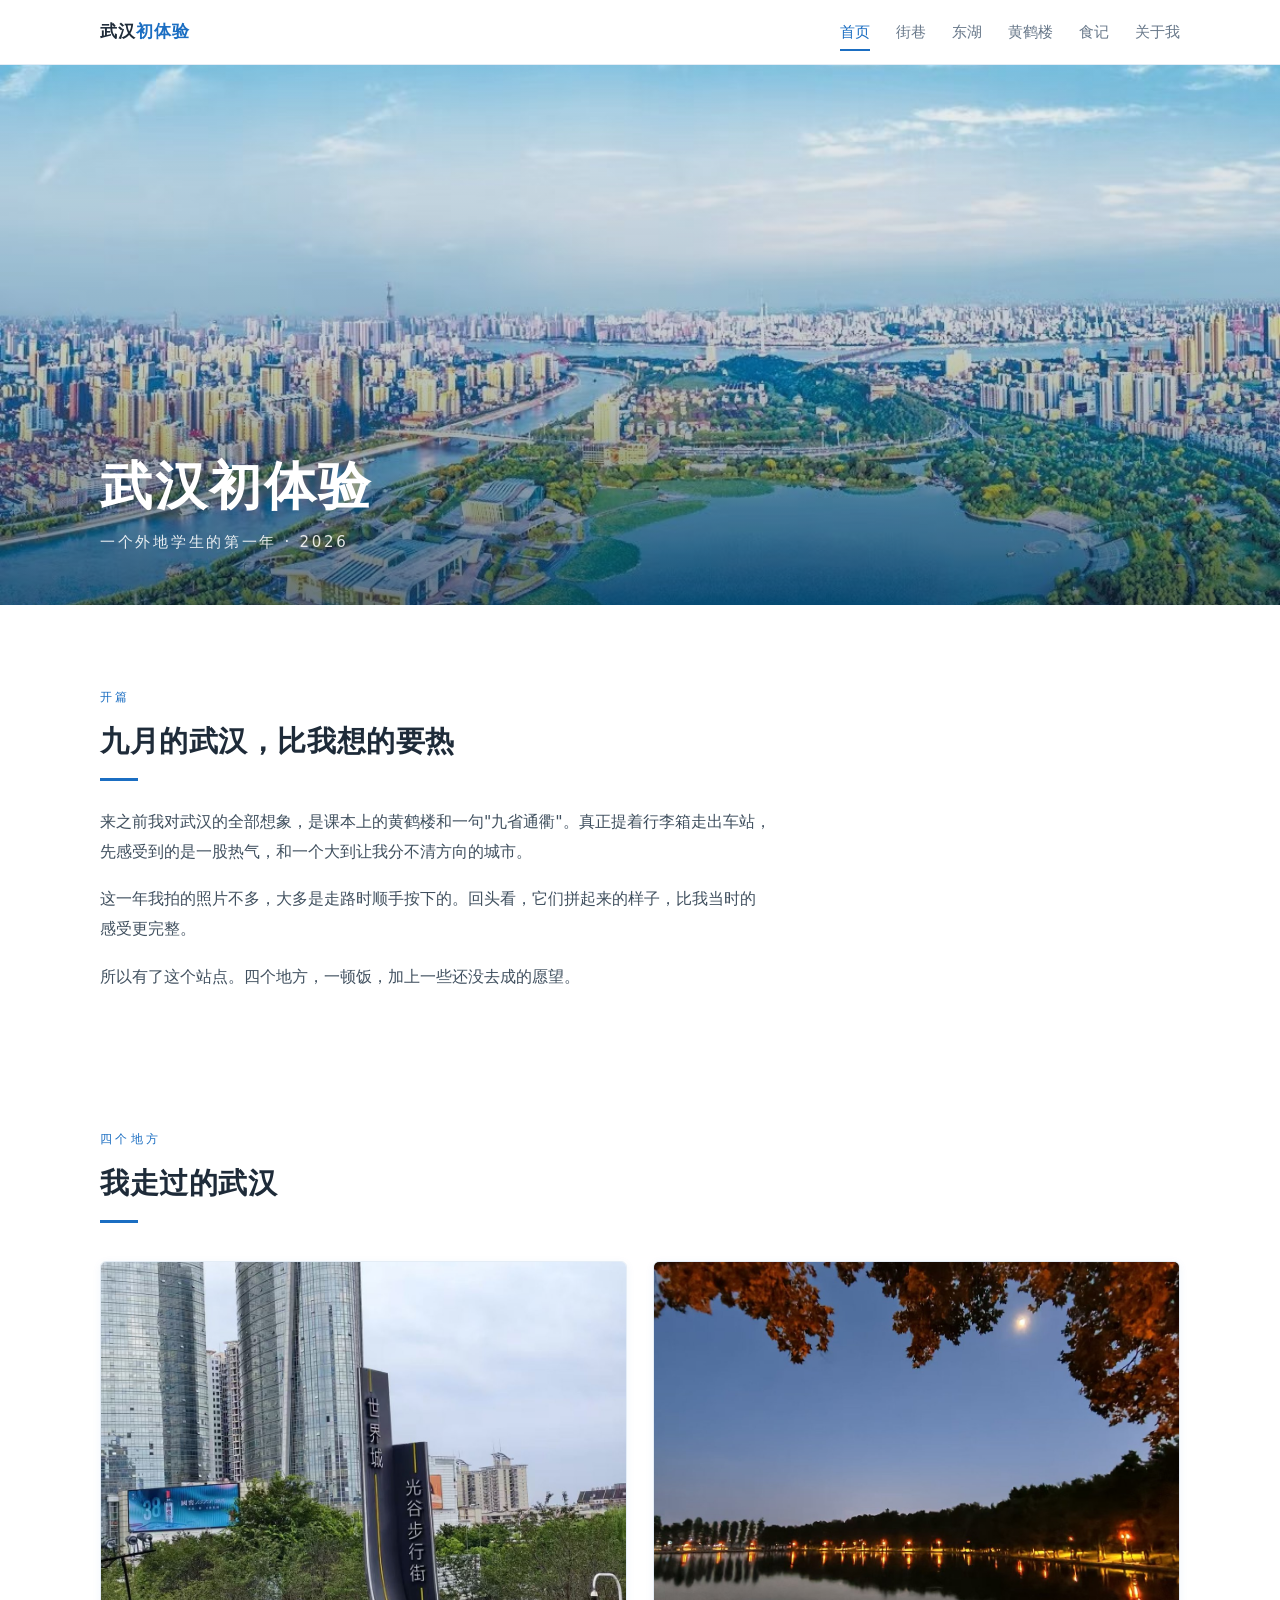
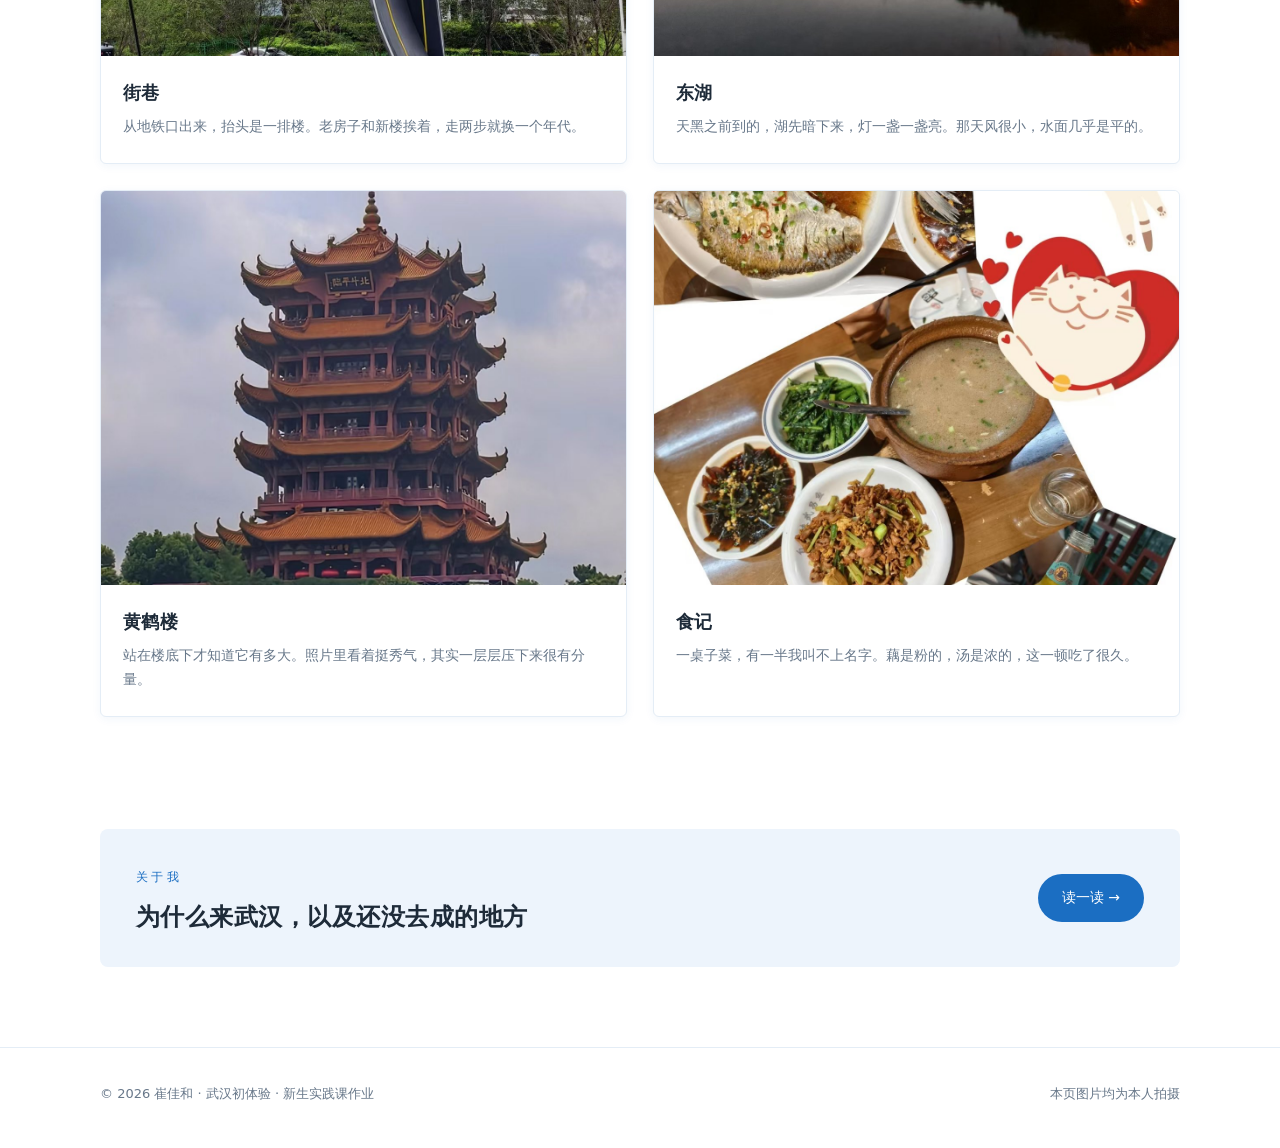
<file: index.html>
<!DOCTYPE html>
<html lang="zh-CN">
<head>
  <meta charset="UTF-8">
  <meta name="viewport" content="width=device-width, initial-scale=1.0">
  <title>武汉初体验 | 一个外地学生的第一年</title>
  <meta name="description" content="一个外地学生镜头里的武汉：街巷、东湖、黄鹤楼，还有吃不完的一桌菜。">
  <link rel="icon" href="image/favicon.svg" type="image/svg+xml">
  <link rel="stylesheet" href="css/style.css">
</head>
<body>

  <header class="nav">
    <div class="wrap">
      <a class="brand" href="index.html">武汉<span>初体验</span></a>
      <nav>
        <ul>
          <li><a class="link on" href="index.html">首页</a></li>
          <li><a class="link" href="web/street.html">街巷</a></li>
          <li><a class="link" href="web/donghu.html">东湖</a></li>
          <li><a class="link" href="web/huanghelou.html">黄鹤楼</a></li>
          <li><a class="link" href="web/food.html">食记</a></li>
          <li><a class="link" href="web/about.html">关于我</a></li>
        </ul>
      </nav>
    </div>
  </header>

  <section class="hero">
    <img src="image/wuhan-aerial.jpg" alt="从高处俯瞰武汉，湖泊与城市天际线">
    <div class="wrap">
      <h1>武汉初体验</h1>
      <p>一个外地学生的第一年 · 2026</p>
    </div>
  </section>

  <section class="section">
    <div class="wrap">
      <span class="eyebrow">开篇</span>
      <h2>九月的武汉，比我想的要热</h2>
      <div class="lede">
        <p>来之前我对武汉的全部想象，是课本上的黄鹤楼和一句"九省通衢"。真正提着行李箱走出车站，先感受到的是一股热气，和一个大到让我分不清方向的城市。</p>
        <p>这一年我拍的照片不多，大多是走路时顺手按下的。回头看，它们拼起来的样子，比我当时的感受更完整。</p>
        <p>所以有了这个站点。四个地方，一顿饭，加上一些还没去成的愿望。</p>
      </div>
    </div>
  </section>

  <section class="section tight">
    <div class="wrap">
      <span class="eyebrow">四个地方</span>
      <h2>我走过的武汉</h2>

      <div class="cards two">

        <a class="card" href="web/street.html">
          <img src="image/street-towers.jpg" alt="武汉街头的现代高楼与路口">
          <div class="body">
            <h3>街巷</h3>
            <p>从地铁口出来，抬头是一排楼。老房子和新楼挨着，走两步就换一个年代。</p>
          </div>
        </a>

        <a class="card" href="web/donghu.html">
          <img src="image/donghu-dusk.jpg" alt="黄昏时分东湖的湖面与灯光倒影">
          <div class="body">
            <h3>东湖</h3>
            <p>天黑之前到的，湖先暗下来，灯一盏一盏亮。那天风很小，水面几乎是平的。</p>
          </div>
        </a>

        <a class="card" href="web/huanghelou.html">
          <img src="image/yellow-crane.jpg" alt="黄鹤楼正面全景">
          <div class="body">
            <h3>黄鹤楼</h3>
            <p>站在楼底下才知道它有多大。照片里看着挺秀气，其实一层层压下来很有分量。</p>
          </div>
        </a>

        <a class="card" href="web/food.html">
          <img src="image/food-collage.jpg" alt="武汉的一桌家常菜">
          <div class="body">
            <h3>食记</h3>
            <p>一桌子菜，有一半我叫不上名字。藕是粉的，汤是浓的，这一顿吃了很久。</p>
          </div>
        </a>

      </div>
    </div>
  </section>

  <section class="section tight">
    <div class="wrap">
      <div class="cta">
        <div>
          <span class="eyebrow">关于我</span>
          <h2>为什么来武汉，以及还没去成的地方</h2>
        </div>
        <a class="btn" href="web/about.html">读一读 →</a>
      </div>
    </div>
  </section>

  <footer class="footer">
    <div class="wrap">
      <span>© 2026 崔佳和 · 武汉初体验 · 新生实践课作业</span>
      <span>本页图片均为本人拍摄</span>
    </div>
  </footer>

</body>
</html>
</file>
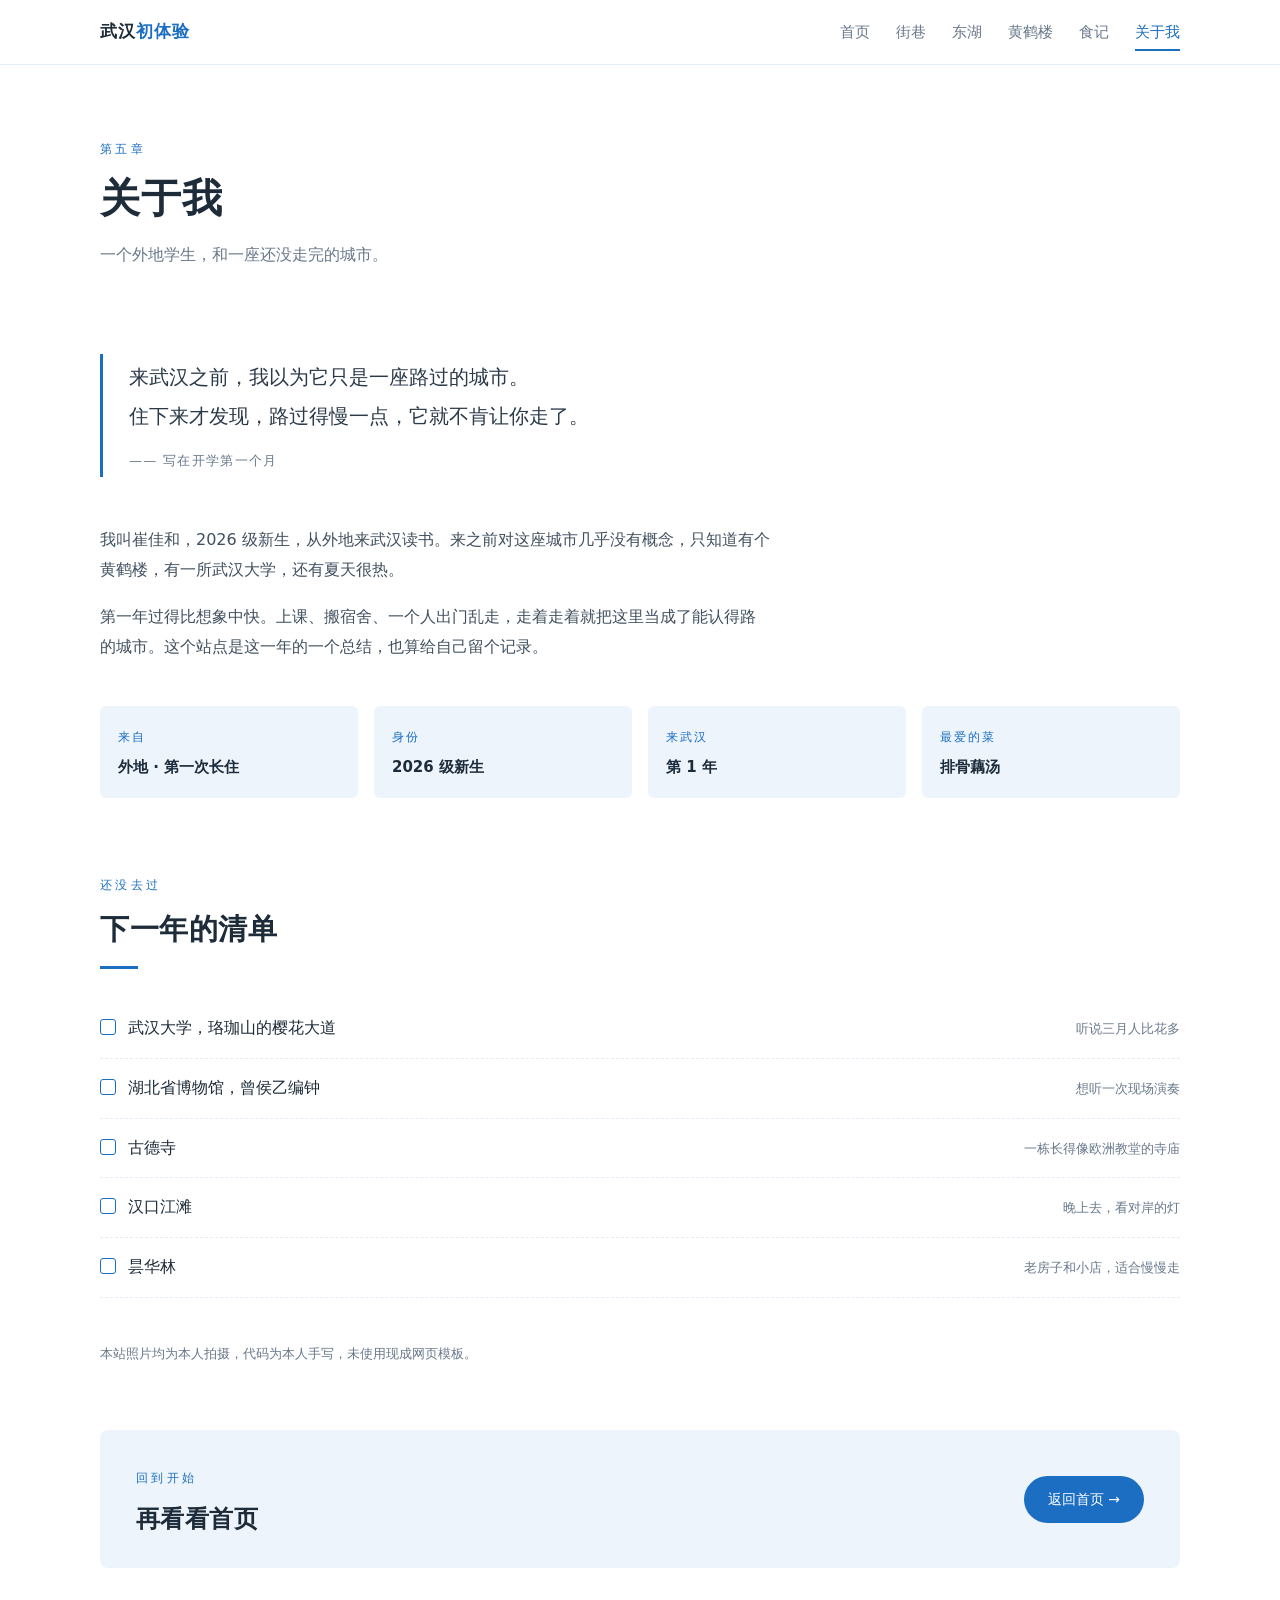
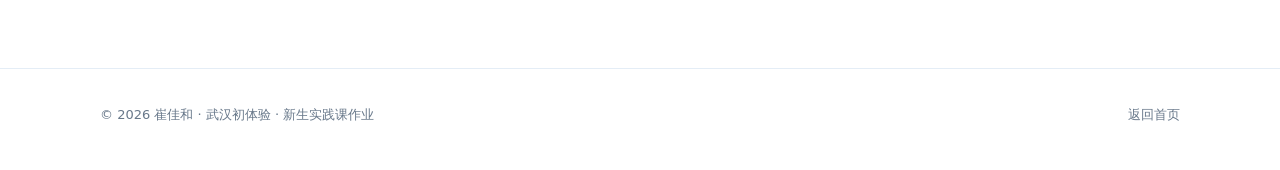
<file: web/about.html>
<!DOCTYPE html>
<html lang="zh-CN">
<head>
  <meta charset="UTF-8">
  <meta name="viewport" content="width=device-width, initial-scale=1.0">
  <title>关于我 | 武汉初体验</title>
  <meta name="description" content="一个外地学生，和一座还没走完的城市。">
  <link rel="icon" href="../image/favicon.svg" type="image/svg+xml">
  <link rel="stylesheet" href="../css/style.css">
</head>
<body>

  <header class="nav">
    <div class="wrap">
      <a class="brand" href="../index.html">武汉<span>初体验</span></a>
      <nav>
        <ul>
          <li><a class="link" href="../index.html">首页</a></li>
          <li><a class="link" href="street.html">街巷</a></li>
          <li><a class="link" href="donghu.html">东湖</a></li>
          <li><a class="link" href="huanghelou.html">黄鹤楼</a></li>
          <li><a class="link" href="food.html">食记</a></li>
          <li><a class="link on" href="about.html">关于我</a></li>
        </ul>
      </nav>
    </div>
  </header>

  <div class="page-head">
    <div class="wrap">
      <span class="eyebrow">第五章</span>
      <h1>关于我</h1>
      <p>一个外地学生，和一座还没走完的城市。</p>
    </div>
  </div>

  <section class="section">
    <div class="wrap">

      <blockquote class="quote" style="margin-top:8px;">
        来武汉之前，我以为它只是一座路过的城市。<br>
        住下来才发现，路过得慢一点，它就不肯让你走了。
        <cite>—— 写在开学第一个月</cite>
      </blockquote>

      <div class="lede" style="margin-top:48px;">
        <p>我叫崔佳和，2026 级新生，从外地来武汉读书。来之前对这座城市几乎没有概念，只知道有个黄鹤楼，有一所武汉大学，还有夏天很热。</p>
        <p>第一年过得比想象中快。上课、搬宿舍、一个人出门乱走，走着走着就把这里当成了能认得路的城市。这个站点是这一年的一个总结，也算给自己留个记录。</p>
      </div>

      <dl class="facts" style="margin-top:44px;">
        <div class="fact"><dt>来自</dt><dd>外地 · 第一次长住</dd></div>
        <div class="fact"><dt>身份</dt><dd>2026 级新生</dd></div>
        <div class="fact"><dt>来武汉</dt><dd>第 1 年</dd></div>
        <div class="fact"><dt>最爱的菜</dt><dd>排骨藕汤</dd></div>
      </dl>

      <span class="eyebrow" style="margin-top:76px;display:block;">还没去过</span>
      <h2>下一年的清单</h2>

      <ul class="wishlist">
        <li>武汉大学，珞珈山的樱花大道<span class="note">听说三月人比花多</span></li>
        <li>湖北省博物馆，曾侯乙编钟<span class="note">想听一次现场演奏</span></li>
        <li>古德寺<span class="note">一栋长得像欧洲教堂的寺庙</span></li>
        <li>汉口江滩<span class="note">晚上去，看对岸的灯</span></li>
        <li>昙华林<span class="note">老房子和小店，适合慢慢走</span></li>
      </ul>

      <p style="margin-top:44px;font-size:13px;color:#68788a;line-height:1.9;">
        本站照片均为本人拍摄，代码为本人手写，未使用现成网页模板。
      </p>

      <div class="cta" style="margin-top:64px;">
        <div>
          <span class="eyebrow">回到开始</span>
          <h2>再看看首页</h2>
        </div>
        <a class="btn" href="../index.html">返回首页 →</a>
      </div>

    </div>
  </section>

  <footer class="footer">
    <div class="wrap">
      <span>© 2026 崔佳和 · 武汉初体验 · 新生实践课作业</span>
      <a href="../index.html">返回首页</a>
    </div>
  </footer>

</body>
</html>
</file>
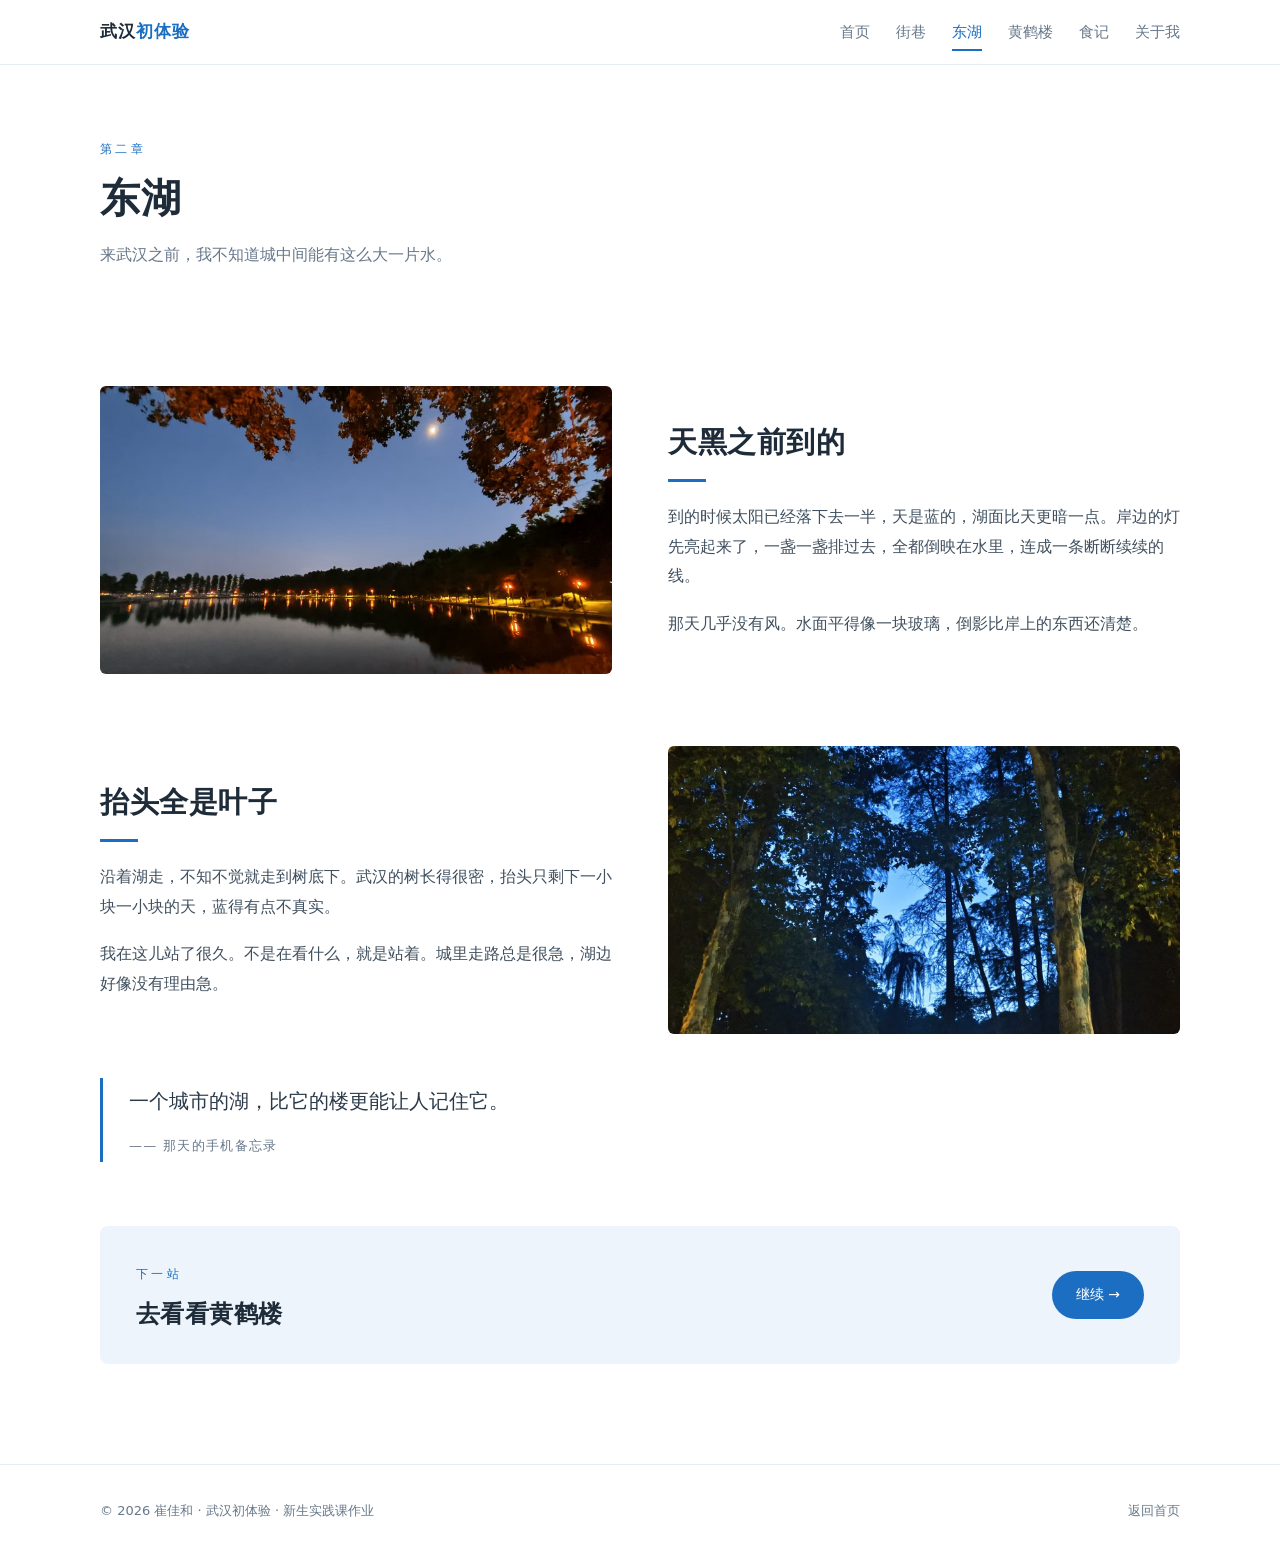
<file: web/donghu.html>
<!DOCTYPE html>
<html lang="zh-CN">
<head>
  <meta charset="UTF-8">
  <meta name="viewport" content="width=device-width, initial-scale=1.0">
  <title>东湖 | 武汉初体验</title>
  <meta name="description" content="黄昏的东湖，水面几乎是平的，灯一盏一盏亮起来。">
  <link rel="icon" href="../image/favicon.svg" type="image/svg+xml">
  <link rel="stylesheet" href="../css/style.css">
</head>
<body>

  <header class="nav">
    <div class="wrap">
      <a class="brand" href="../index.html">武汉<span>初体验</span></a>
      <nav>
        <ul>
          <li><a class="link" href="../index.html">首页</a></li>
          <li><a class="link" href="street.html">街巷</a></li>
          <li><a class="link on" href="donghu.html">东湖</a></li>
          <li><a class="link" href="huanghelou.html">黄鹤楼</a></li>
          <li><a class="link" href="food.html">食记</a></li>
          <li><a class="link" href="about.html">关于我</a></li>
        </ul>
      </nav>
    </div>
  </header>

  <div class="page-head">
    <div class="wrap">
      <span class="eyebrow">第二章</span>
      <h1>东湖</h1>
      <p>来武汉之前，我不知道城中间能有这么大一片水。</p>
    </div>
  </div>

  <section class="section">
    <div class="wrap">

      <div class="split">
        <div class="pic">
          <img src="../image/donghu-dusk.jpg" alt="黄昏时东湖湖面，岸边灯光形成倒影">
        </div>
        <div>
          <h2>天黑之前到的</h2>
          <div class="lede" style="margin-top:20px;">
            <p>到的时候太阳已经落下去一半，天是蓝的，湖面比天更暗一点。岸边的灯先亮起来了，一盏一盏排过去，全都倒映在水里，连成一条断断续续的线。</p>
            <p>那天几乎没有风。水面平得像一块玻璃，倒影比岸上的东西还清楚。</p>
          </div>
        </div>
      </div>

      <div class="split flip" style="margin-top:72px;">
        <div class="pic">
          <img src="../image/donghu-trees.jpg" alt="湖边的树冠与蓝得透亮的天空">
        </div>
        <div>
          <h2>抬头全是叶子</h2>
          <div class="lede" style="margin-top:20px;">
            <p>沿着湖走，不知不觉就走到树底下。武汉的树长得很密，抬头只剩下一小块一小块的天，蓝得有点不真实。</p>
            <p>我在这儿站了很久。不是在看什么，就是站着。城里走路总是很急，湖边好像没有理由急。</p>
          </div>
        </div>
      </div>

      <blockquote class="quote">
        一个城市的湖，比它的楼更能让人记住它。
        <cite>—— 那天的手机备忘录</cite>
      </blockquote>

      <div class="cta" style="margin-top:64px;">
        <div>
          <span class="eyebrow">下一站</span>
          <h2>去看看黄鹤楼</h2>
        </div>
        <a class="btn" href="huanghelou.html">继续 →</a>
      </div>

    </div>
  </section>

  <footer class="footer">
    <div class="wrap">
      <span>© 2026 崔佳和 · 武汉初体验 · 新生实践课作业</span>
      <a href="../index.html">返回首页</a>
    </div>
  </footer>

</body>
</html>
</file>
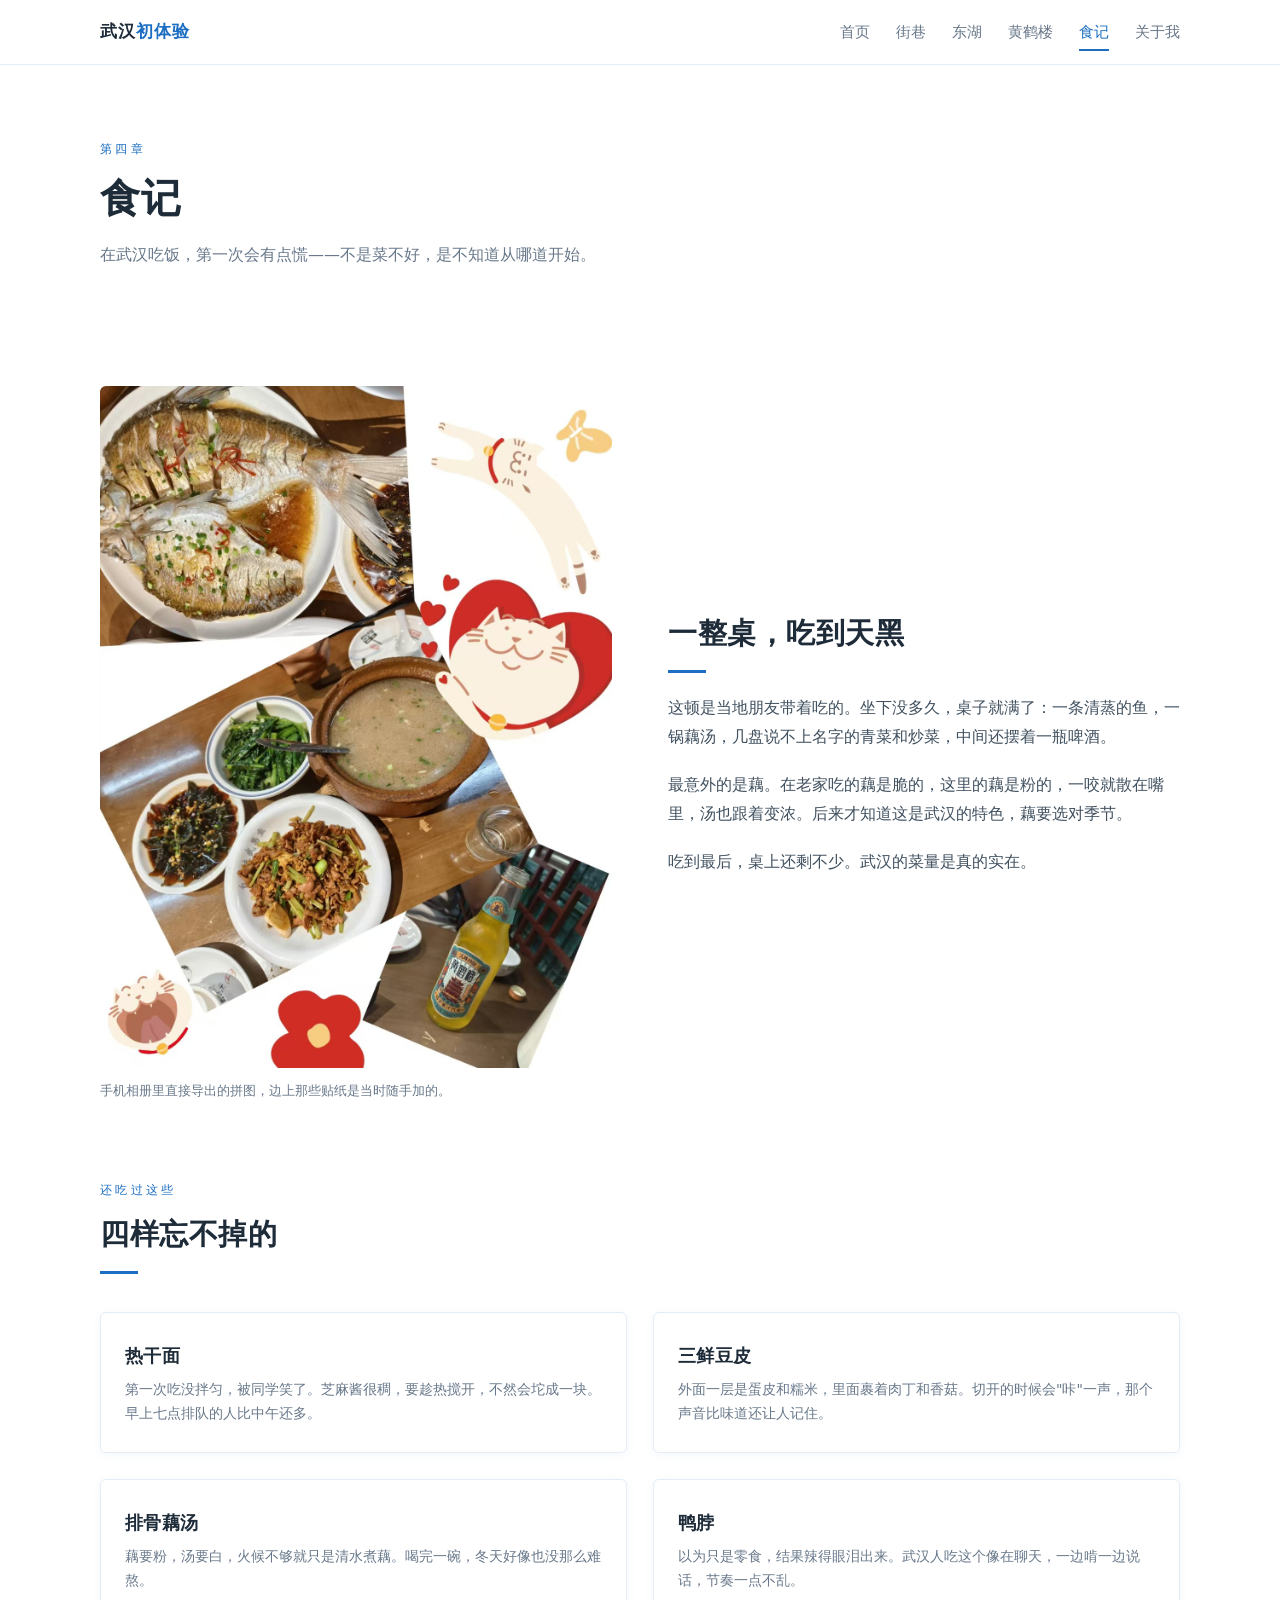
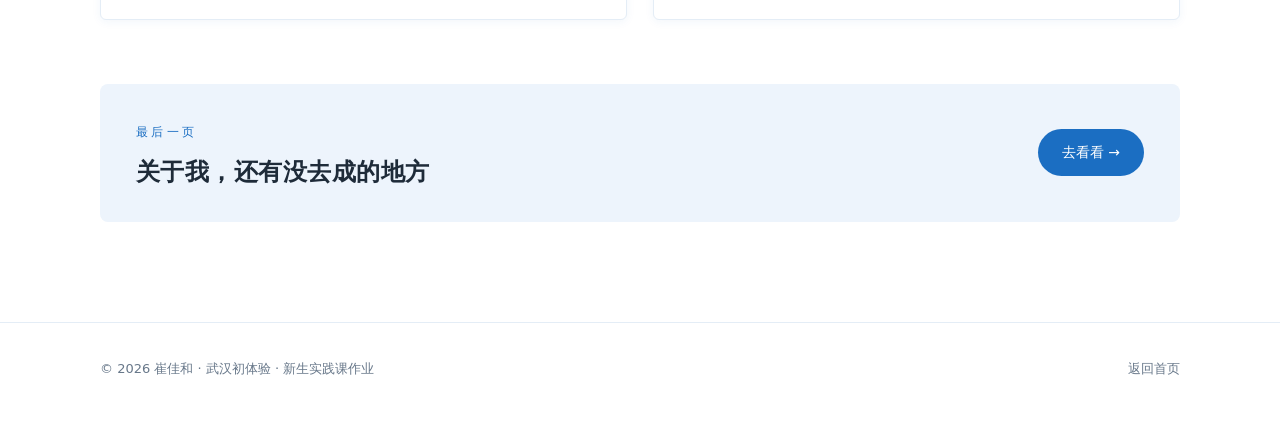
<file: web/food.html>
<!DOCTYPE html>
<html lang="zh-CN">
<head>
  <meta charset="UTF-8">
  <meta name="viewport" content="width=device-width, initial-scale=1.0">
  <title>食记 | 武汉初体验</title>
  <meta name="description" content="一桌子菜，有一半叫不上名字。">
  <link rel="icon" href="../image/favicon.svg" type="image/svg+xml">
  <link rel="stylesheet" href="../css/style.css">
</head>
<body>

  <header class="nav">
    <div class="wrap">
      <a class="brand" href="../index.html">武汉<span>初体验</span></a>
      <nav>
        <ul>
          <li><a class="link" href="../index.html">首页</a></li>
          <li><a class="link" href="street.html">街巷</a></li>
          <li><a class="link" href="donghu.html">东湖</a></li>
          <li><a class="link" href="huanghelou.html">黄鹤楼</a></li>
          <li><a class="link on" href="food.html">食记</a></li>
          <li><a class="link" href="about.html">关于我</a></li>
        </ul>
      </nav>
    </div>
  </header>

  <div class="page-head">
    <div class="wrap">
      <span class="eyebrow">第四章</span>
      <h1>食记</h1>
      <p>在武汉吃饭，第一次会有点慌——不是菜不好，是不知道从哪道开始。</p>
    </div>
  </div>

  <section class="section">
    <div class="wrap">

      <div class="split">
        <figure class="pic" style="margin:0;">
          <img src="../image/food-collage.jpg" alt="武汉的一桌菜，有鱼、藕汤和青菜">
          <figcaption style="margin-top:12px;font-size:13px;color:#68788a;line-height:1.7;">手机相册里直接导出的拼图，边上那些贴纸是当时随手加的。</figcaption>
        </figure>
        <div>
          <h2>一整桌，吃到天黑</h2>
          <div class="lede" style="margin-top:20px;">
            <p>这顿是当地朋友带着吃的。坐下没多久，桌子就满了：一条清蒸的鱼，一锅藕汤，几盘说不上名字的青菜和炒菜，中间还摆着一瓶啤酒。</p>
            <p>最意外的是藕。在老家吃的藕是脆的，这里的藕是粉的，一咬就散在嘴里，汤也跟着变浓。后来才知道这是武汉的特色，藕要选对季节。</p>
            <p>吃到最后，桌上还剩不少。武汉的菜量是真的实在。</p>
          </div>
        </div>
      </div>

      <span class="eyebrow" style="margin-top:76px;display:block;">还吃过这些</span>
      <h2>四样忘不掉的</h2>

      <div class="cards two">

        <div class="card" style="cursor:default;">
          <div class="body" style="padding:26px 24px;">
            <h3>热干面</h3>
            <p>第一次吃没拌匀，被同学笑了。芝麻酱很稠，要趁热搅开，不然会坨成一块。早上七点排队的人比中午还多。</p>
          </div>
        </div>

        <div class="card" style="cursor:default;">
          <div class="body" style="padding:26px 24px;">
            <h3>三鲜豆皮</h3>
            <p>外面一层是蛋皮和糯米，里面裹着肉丁和香菇。切开的时候会"咔"一声，那个声音比味道还让人记住。</p>
          </div>
        </div>

        <div class="card" style="cursor:default;">
          <div class="body" style="padding:26px 24px;">
            <h3>排骨藕汤</h3>
            <p>藕要粉，汤要白，火候不够就只是清水煮藕。喝完一碗，冬天好像也没那么难熬。</p>
          </div>
        </div>

        <div class="card" style="cursor:default;">
          <div class="body" style="padding:26px 24px;">
            <h3>鸭脖</h3>
            <p>以为只是零食，结果辣得眼泪出来。武汉人吃这个像在聊天，一边啃一边说话，节奏一点不乱。</p>
          </div>
        </div>

      </div>

      <div class="cta" style="margin-top:64px;">
        <div>
          <span class="eyebrow">最后一页</span>
          <h2>关于我，还有没去成的地方</h2>
        </div>
        <a class="btn" href="about.html">去看看 →</a>
      </div>

    </div>
  </section>

  <footer class="footer">
    <div class="wrap">
      <span>© 2026 崔佳和 · 武汉初体验 · 新生实践课作业</span>
      <a href="../index.html">返回首页</a>
    </div>
  </footer>

</body>
</html>
</file>
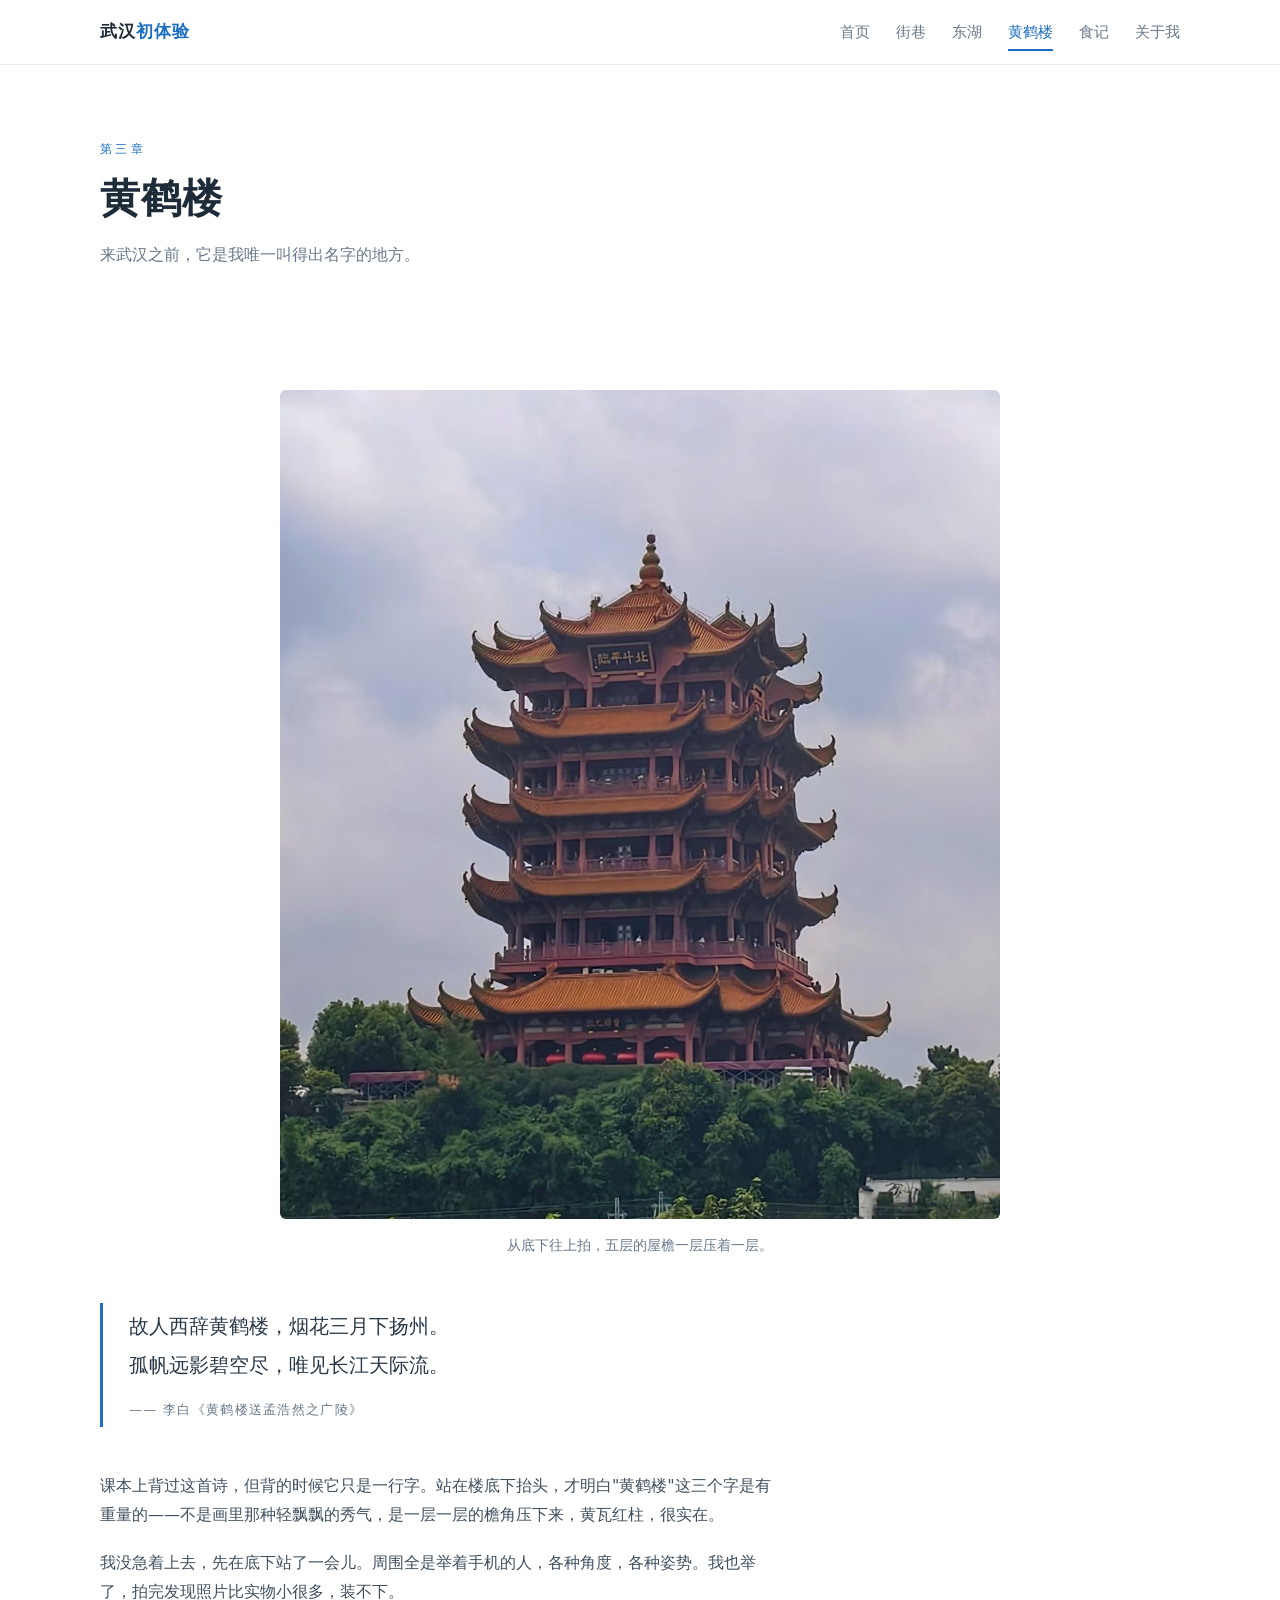
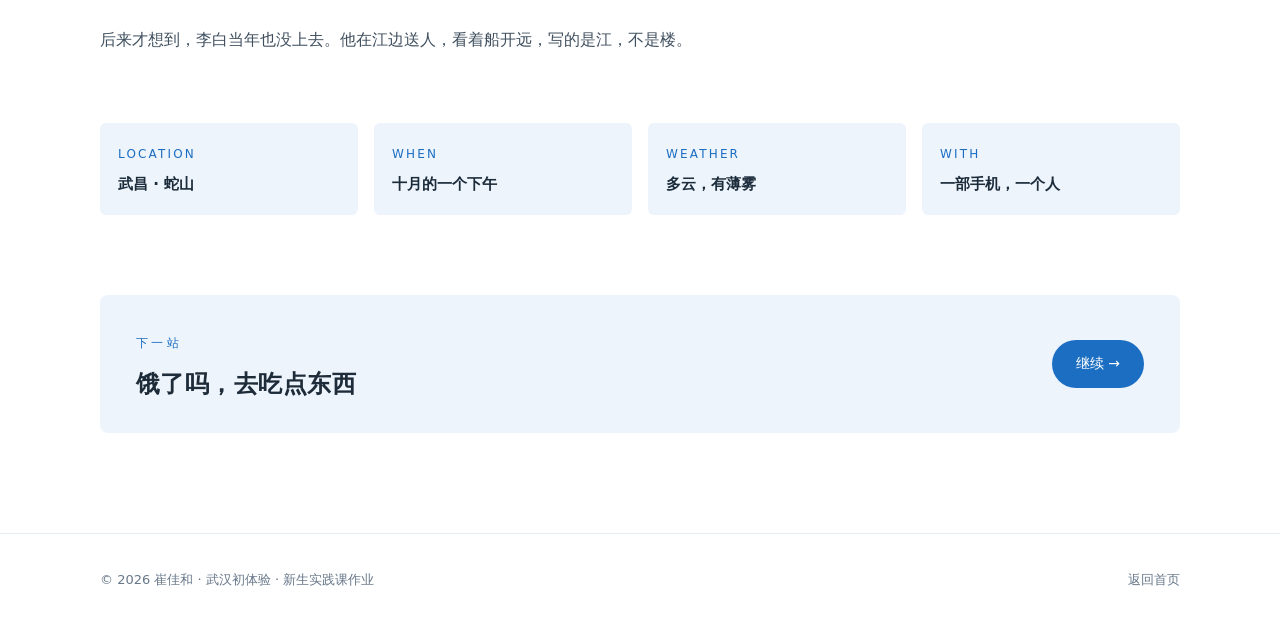
<file: web/huanghelou.html>
<!DOCTYPE html>
<html lang="zh-CN">
<head>
  <meta charset="UTF-8">
  <meta name="viewport" content="width=device-width, initial-scale=1.0">
  <title>黄鹤楼 | 武汉初体验</title>
  <meta name="description" content="站在黄鹤楼底下，才知道它比照片里大得多。">
  <link rel="icon" href="../image/favicon.svg" type="image/svg+xml">
  <link rel="stylesheet" href="../css/style.css">
</head>
<body>

  <header class="nav">
    <div class="wrap">
      <a class="brand" href="../index.html">武汉<span>初体验</span></a>
      <nav>
        <ul>
          <li><a class="link" href="../index.html">首页</a></li>
          <li><a class="link" href="street.html">街巷</a></li>
          <li><a class="link" href="donghu.html">东湖</a></li>
          <li><a class="link on" href="huanghelou.html">黄鹤楼</a></li>
          <li><a class="link" href="food.html">食记</a></li>
          <li><a class="link" href="about.html">关于我</a></li>
        </ul>
      </nav>
    </div>
  </header>

  <div class="page-head">
    <div class="wrap">
      <span class="eyebrow">第三章</span>
      <h1>黄鹤楼</h1>
      <p>来武汉之前，它是我唯一叫得出名字的地方。</p>
    </div>
  </div>

  <section class="section">
    <div class="wrap">

      <figure class="center-figure">
        <img src="../image/yellow-crane.jpg" alt="黄鹤楼正面，层叠的飞檐">
        <figcaption>从底下往上拍，五层的屋檐一层压着一层。</figcaption>
      </figure>

      <blockquote class="quote">
        故人西辞黄鹤楼，烟花三月下扬州。<br>
        孤帆远影碧空尽，唯见长江天际流。
        <cite>—— 李白《黄鹤楼送孟浩然之广陵》</cite>
      </blockquote>

      <div class="lede" style="margin-top:44px;">
        <p>课本上背过这首诗，但背的时候它只是一行字。站在楼底下抬头，才明白"黄鹤楼"这三个字是有重量的——不是画里那种轻飘飘的秀气，是一层一层的檐角压下来，黄瓦红柱，很实在。</p>
        <p>我没急着上去，先在底下站了一会儿。周围全是举着手机的人，各种角度，各种姿势。我也举了，拍完发现照片比实物小很多，装不下。</p>
        <p>后来才想到，李白当年也没上去。他在江边送人，看着船开远，写的是江，不是楼。</p>
      </div>

      <div class="facts" style="margin-top:52px;">
        <dl class="fact"><dt>LOCATION</dt><dd>武昌 · 蛇山</dd></dl>
        <dl class="fact"><dt>WHEN</dt><dd>十月的一个下午</dd></dl>
        <dl class="fact"><dt>WEATHER</dt><dd>多云，有薄雾</dd></dl>
        <dl class="fact"><dt>WITH</dt><dd>一部手机，一个人</dd></dl>
      </div>

      <div class="cta" style="margin-top:64px;">
        <div>
          <span class="eyebrow">下一站</span>
          <h2>饿了吗，去吃点东西</h2>
        </div>
        <a class="btn" href="food.html">继续 →</a>
      </div>

    </div>
  </section>

  <footer class="footer">
    <div class="wrap">
      <span>© 2026 崔佳和 · 武汉初体验 · 新生实践课作业</span>
      <a href="../index.html">返回首页</a>
    </div>
  </footer>

</body>
</html>
</file>
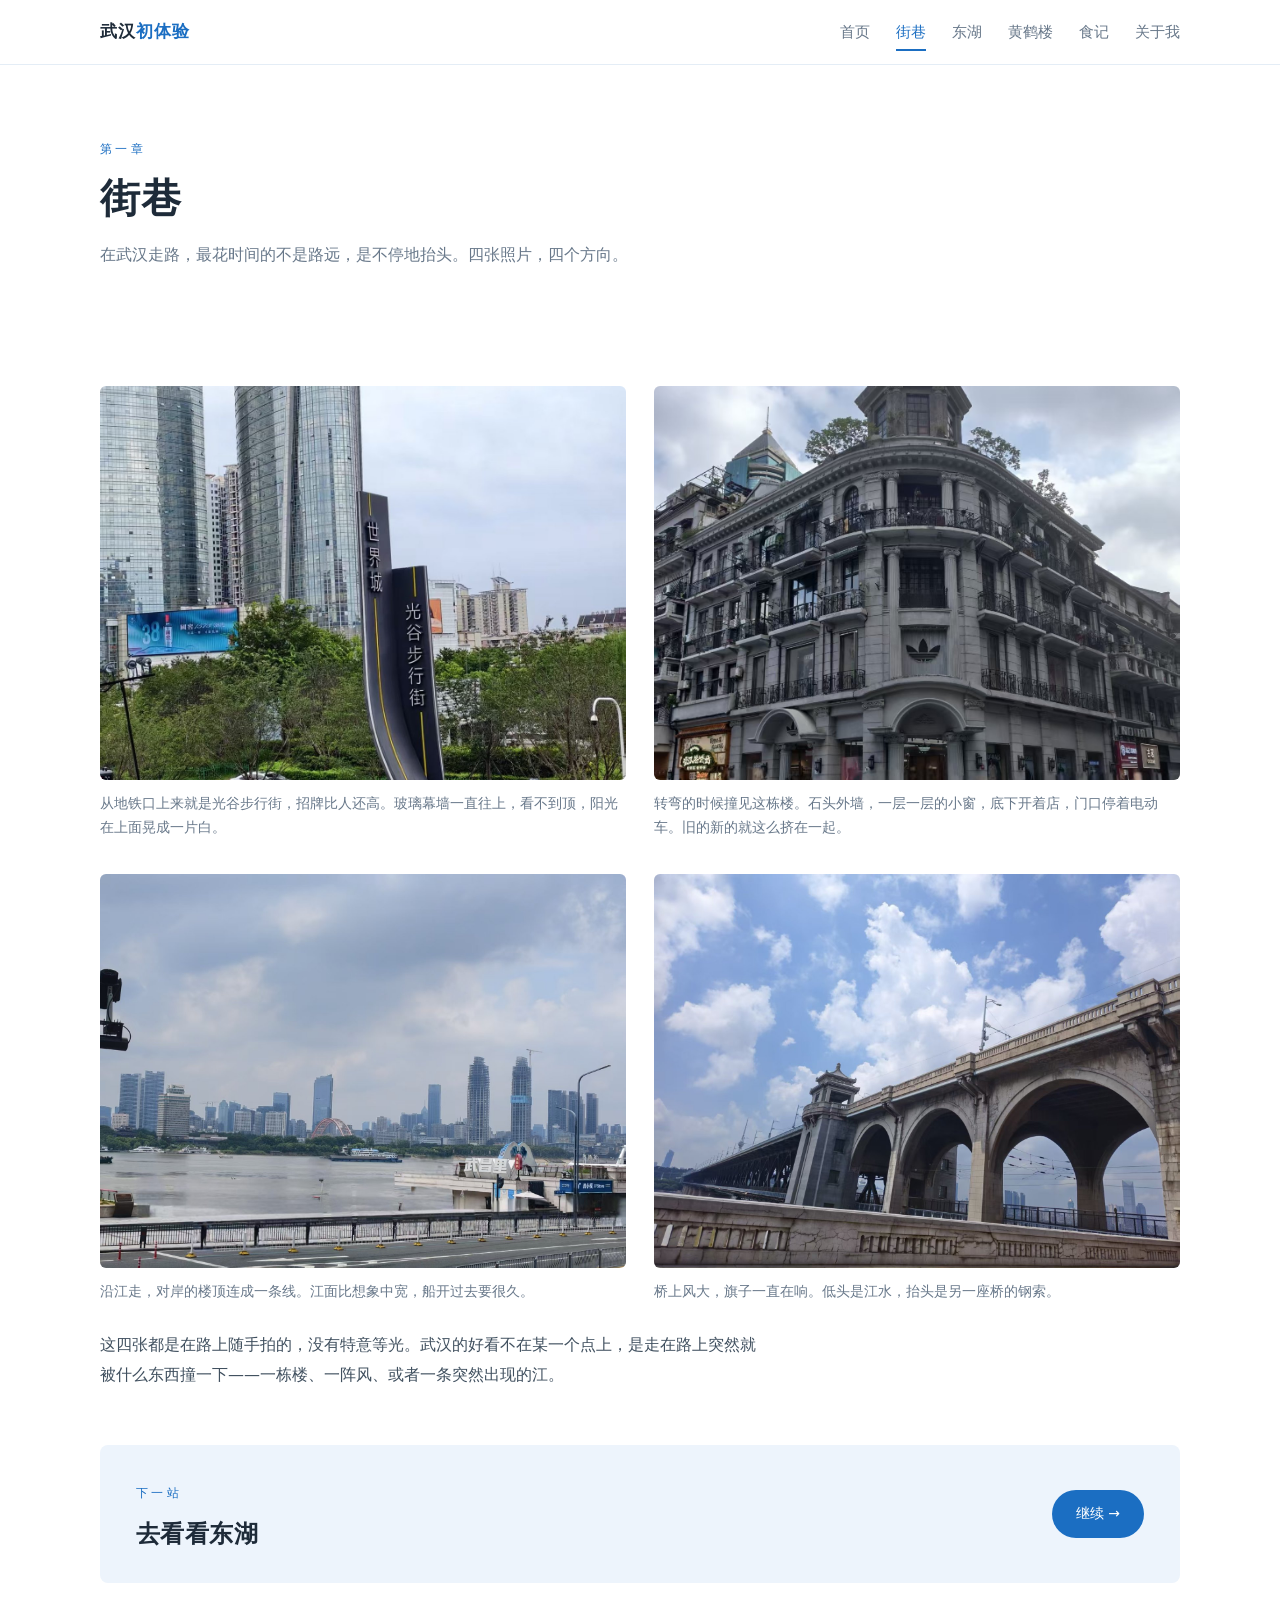
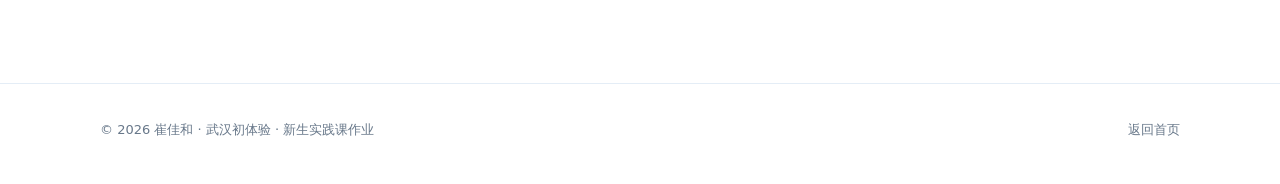
<file: web/street.html>
<!DOCTYPE html>
<html lang="zh-CN">
<head>
  <meta charset="UTF-8">
  <meta name="viewport" content="width=device-width, initial-scale=1.0">
  <title>街巷 | 武汉初体验</title>
  <meta name="description" content="在武汉走路的四张照片：高楼、老建筑、江边和桥。">
  <link rel="icon" href="../image/favicon.svg" type="image/svg+xml">
  <link rel="stylesheet" href="../css/style.css">
</head>
<body>

  <header class="nav">
    <div class="wrap">
      <a class="brand" href="../index.html">武汉<span>初体验</span></a>
      <nav>
        <ul>
          <li><a class="link" href="../index.html">首页</a></li>
          <li><a class="link on" href="street.html">街巷</a></li>
          <li><a class="link" href="donghu.html">东湖</a></li>
          <li><a class="link" href="huanghelou.html">黄鹤楼</a></li>
          <li><a class="link" href="food.html">食记</a></li>
          <li><a class="link" href="about.html">关于我</a></li>
        </ul>
      </nav>
    </div>
  </header>

  <div class="page-head">
    <div class="wrap">
      <span class="eyebrow">第一章</span>
      <h1>街巷</h1>
      <p>在武汉走路，最花时间的不是路远，是不停地抬头。四张照片，四个方向。</p>
    </div>
  </div>

  <section class="section">
    <div class="wrap">
      <div class="gallery">

        <figure>
          <img src="../image/street-towers.jpg" alt="武汉街头的高楼与商场入口">
          <figcaption>从地铁口上来就是光谷步行街，招牌比人还高。玻璃幕墙一直往上，看不到顶，阳光在上面晃成一片白。</figcaption>
        </figure>

        <figure>
          <img src="../image/old-building.jpg" alt="汉口老街上的欧式转角建筑">
          <figcaption>转弯的时候撞见这栋楼。石头外墙，一层一层的小窗，底下开着店，门口停着电动车。旧的新的就这么挤在一起。</figcaption>
        </figure>

        <figure>
          <img src="../image/riverside.jpg" alt="从江边望向对岸的城市天际线">
          <figcaption>沿江走，对岸的楼顶连成一条线。江面比想象中宽，船开过去要很久。</figcaption>
        </figure>

        <figure>
          <img src="../image/bridge.jpg" alt="蓝天下的桥梁与远处的高楼">
          <figcaption>桥上风大，旗子一直在响。低头是江水，抬头是另一座桥的钢索。</figcaption>
        </figure>

      </div>

      <p class="lede">这四张都是在路上随手拍的，没有特意等光。武汉的好看不在某一个点上，是走在路上突然就被什么东西撞一下——一栋楼、一阵风、或者一条突然出现的江。</p>

      <div class="cta" style="margin-top:56px;">
        <div>
          <span class="eyebrow">下一站</span>
          <h2>去看看东湖</h2>
        </div>
        <a class="btn" href="donghu.html">继续 →</a>
      </div>
    </div>
  </section>

  <footer class="footer">
    <div class="wrap">
      <span>© 2026 崔佳和 · 武汉初体验 · 新生实践课作业</span>
      <a href="../index.html">返回首页</a>
    </div>
  </footer>

</body>
</html>
</file>
<file: css/style.css>
/* ===================================================
   武汉初体验 — 全站样式
   配色：白色为主，蓝色只作点缀
   =================================================== */

:root{
  --blue:#1b6ec2;
  --blue-dk:#135a9e;
  --blue-pale:#edf4fc;
  --ink:#1e2b39;
  --muted:#68788a;
  --line:#e4edf6;
  --white:#ffffff;
  --radius:6px;
  --shadow:0 2px 10px rgba(27,110,194,.06);
  --shadow-lg:0 12px 30px rgba(27,110,194,.12);
}

*,*::before,*::after{box-sizing:border-box;}

body{
  margin:0;
  background:var(--white);
  color:var(--ink);
  font-family:"PingFang SC","Microsoft YaHei","Hiragino Sans GB",system-ui,-apple-system,"Segoe UI",sans-serif;
  font-size:16px;
  line-height:1.85;
  -webkit-font-smoothing:antialiased;
}

img{display:block;max-width:100%;height:auto;}
a{color:var(--blue);text-decoration:none;}
a:hover{color:var(--blue-dk);}

.wrap{width:min(1080px,90%);margin-inline:auto;}

/* ---------- 导航 ---------- */
.nav{
  position:sticky;top:0;z-index:50;
  background:rgba(255,255,255,.94);
  -webkit-backdrop-filter:saturate(180%) blur(10px);
  backdrop-filter:saturate(180%) blur(10px);
  border-bottom:1px solid var(--line);
}
.nav .wrap{
  display:flex;align-items:center;justify-content:space-between;
  min-height:64px;gap:16px;
}
.brand{font-size:17px;font-weight:700;letter-spacing:.06em;color:var(--ink);}
.brand span{color:var(--blue);}
.brand:hover{color:var(--ink);}
.nav ul{display:flex;flex-wrap:wrap;gap:26px;margin:0;padding:0;list-style:none;}
.nav a.link{
  position:relative;display:inline-block;padding:6px 0;
  font-size:14.5px;color:var(--muted);transition:color .2s ease;
}
.nav a.link::after{
  content:"";position:absolute;left:0;right:100%;bottom:0;height:2px;
  background:var(--blue);transition:right .28s ease;
}
.nav a.link:hover,.nav a.link.on{color:var(--blue);}
.nav a.link:hover::after,.nav a.link.on::after{right:0;}

/* ---------- 首页横幅 ---------- */
.hero{
  position:relative;min-height:min(64vh,540px);
  display:flex;align-items:flex-end;
  background:var(--blue-pale);overflow:hidden;
}
.hero img{position:absolute;inset:0;width:100%;height:100%;object-fit:cover;}
.hero::after{
  content:"";position:absolute;inset:0;
  background:linear-gradient(180deg,
    rgba(9,32,64,.06) 0%,
    rgba(9,32,64,.24) 55%,
    rgba(9,32,64,.62) 100%);
}
.hero .wrap{position:relative;z-index:2;padding:60px 0 48px;color:#fff;}
.hero h1{
  margin:0 0 12px;font-size:clamp(30px,5vw,52px);
  line-height:1.2;letter-spacing:.05em;font-weight:700;
}
.hero p{margin:0;font-size:clamp(13px,1.6vw,15px);letter-spacing:.18em;color:rgba(255,255,255,.88);}

/* ---------- 通用区块 ---------- */
.section{padding:76px 0;}
.section.tight{padding:56px 0;}
.eyebrow{
  display:inline-block;margin:0 0 12px;
  font-size:12px;letter-spacing:.28em;color:var(--blue);text-transform:uppercase;
}
h2{font-size:clamp(21px,2.8vw,29px);line-height:1.45;margin:0;letter-spacing:.02em;}
h2::after{content:"";display:block;width:38px;height:3px;background:var(--blue);margin-top:16px;}
.lede{max-width:66ch;color:#40505f;margin:26px 0 0;}
.lede p{margin:0 0 18px;}
.lede p:last-child{margin-bottom:0;}

/* ---------- 卡片 ---------- */
.cards{
  display:grid;grid-template-columns:repeat(auto-fit,minmax(270px,1fr));
  gap:26px;margin-top:38px;
}
.cards.two{grid-template-columns:repeat(2,1fr);}
.card{
  display:block;background:#fff;border:1px solid var(--line);
  border-radius:var(--radius);overflow:hidden;box-shadow:var(--shadow);
  transition:transform .28s ease,border-color .28s ease,box-shadow .28s ease;
}
.card:hover{transform:translateY(-5px);border-color:rgba(27,110,194,.35);box-shadow:var(--shadow-lg);}
.card img{width:100%;aspect-ratio:4/3;object-fit:cover;transition:transform .5s ease;}
.card:hover img{transform:scale(1.04);}
.card .body{padding:20px 22px 24px;}
.card h3{margin:0 0 6px;font-size:18px;color:var(--ink);letter-spacing:.02em;}
.card p{margin:0;font-size:14px;color:var(--muted);line-height:1.7;}

/* ---------- 图片网格 ---------- */
.gallery{display:grid;grid-template-columns:1fr 1fr;gap:34px 28px;margin-top:40px;}
.gallery figure{margin:0;}
.gallery img{width:100%;aspect-ratio:4/3;object-fit:cover;border-radius:var(--radius);}
.gallery figcaption{margin-top:12px;font-size:14px;color:var(--muted);line-height:1.7;}

/* ---------- 左右图文 ---------- */
.split{display:grid;grid-template-columns:1fr 1fr;gap:56px;align-items:center;margin-top:40px;}
.split .pic img{width:100%;border-radius:var(--radius);}
.split.flip .pic{order:2;}

/* ---------- 单张大图 ---------- */
.center-figure{max-width:720px;margin:44px auto 0;}
.center-figure img{width:100%;border-radius:var(--radius);}
.center-figure figcaption{margin-top:14px;font-size:14px;color:var(--muted);text-align:center;}

/* ---------- 引文 ---------- */
.quote{
  border-left:3px solid var(--blue);padding:4px 0 4px 26px;
  margin:44px 0 0;font-size:clamp(17px,2.2vw,20px);line-height:1.95;color:#2b3a49;
}
.quote cite{display:block;margin-top:12px;font-size:13px;font-style:normal;color:var(--muted);letter-spacing:.1em;}

/* ---------- 信息卡片 ---------- */
.facts{display:grid;grid-template-columns:repeat(auto-fit,minmax(160px,1fr));gap:16px;margin:36px 0 0;}
.fact{background:var(--blue-pale);border-radius:var(--radius);padding:20px 18px;}
.fact dt{font-size:12px;letter-spacing:.18em;color:var(--blue);margin-bottom:8px;}
.fact dd{margin:0;font-size:15px;font-weight:600;color:#1c2c3b;line-height:1.5;}

/* ---------- 想去清单 ---------- */
.wishlist{list-style:none;margin:30px 0 0;padding:0;}
.wishlist li{
  display:flex;flex-wrap:wrap;align-items:baseline;gap:4px 12px;
  padding:15px 0;border-bottom:1px dashed var(--line);font-size:15.5px;
}
.wishlist li::before{
  content:"";flex:0 0 16px;width:16px;height:16px;
  border:1.5px solid var(--blue);border-radius:3px;transform:translateY(2px);
}
.wishlist .note{margin-left:auto;font-size:13px;color:var(--muted);}

/* ---------- 页脚 CTA ---------- */
.cta{
  display:flex;flex-wrap:wrap;align-items:center;justify-content:space-between;
  gap:22px;background:var(--blue-pale);border-radius:8px;padding:32px 36px;
}
.cta h2{font-size:clamp(19px,2.4vw,24px);}
.cta h2::after{display:none;}
.btn{
  display:inline-block;background:var(--blue);color:#fff;
  padding:11px 24px;border-radius:999px;font-size:14px;white-space:nowrap;
  transition:background .2s ease,transform .2s ease;
}
.btn:hover{background:var(--blue-dk);color:#fff;transform:translateX(3px);}

/* ---------- 子页标题 ---------- */
.page-head{padding:68px 0 0;}
.page-head h1{margin:0;font-size:clamp(26px,4vw,40px);letter-spacing:.03em;line-height:1.3;}
.page-head p{margin:16px 0 0;color:var(--muted);max-width:62ch;}

/* ---------- 页脚 ---------- */
.footer{border-top:1px solid var(--line);margin-top:24px;padding:34px 0 42px;}
.footer .wrap{
  display:flex;flex-wrap:wrap;gap:10px 24px;
  justify-content:space-between;align-items:center;
  font-size:13px;color:var(--muted);
}
.footer a{color:var(--muted);}
.footer a:hover{color:var(--blue);}

/* ---------- 手机适配 ---------- */
@media (max-width:820px){
  .nav .wrap{flex-direction:column;align-items:flex-start;padding:12px 0;gap:4px;}
  .nav ul{gap:8px 20px;}
  .brand{padding-top:4px;}
  .hero{min-height:44vh;}
  .section{padding:52px 0;}
  .section.tight{padding:40px 0;}
  .cards.two{grid-template-columns:1fr;}
  .gallery{grid-template-columns:1fr;gap:28px;}
  .split{grid-template-columns:1fr;gap:26px;}
  .split.flip .pic{order:0;}
  .cta{padding:26px 22px;}
  .wishlist .note{margin-left:28px;width:100%;}
}
</file>
